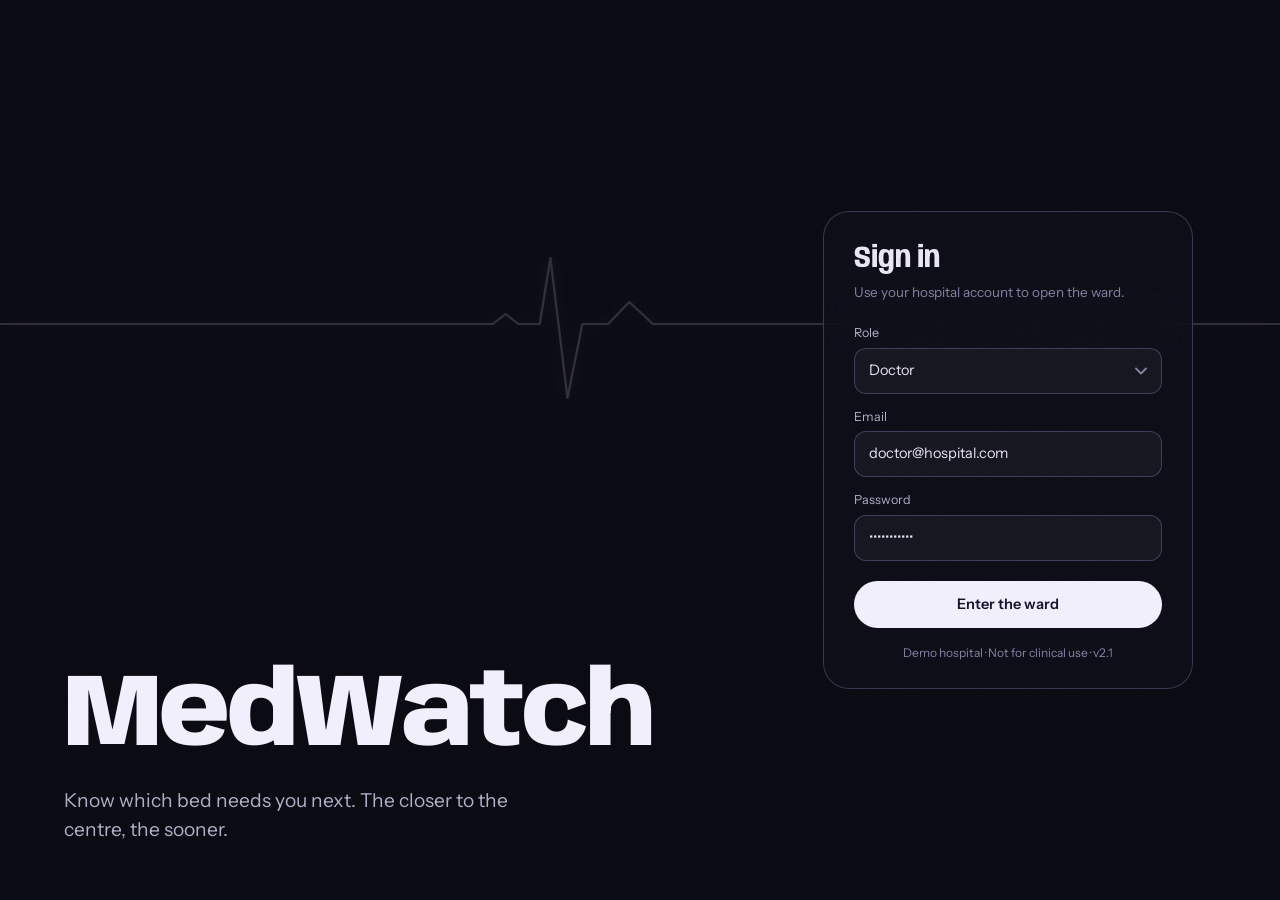
<file: index.html>
<!DOCTYPE html>
<html lang="en">
<head>
<meta charset="UTF-8">
<meta name="viewport" content="width=device-width, initial-scale=1.0">
<title>MedWatch ICU — The ward, as heat</title>
<meta name="description" content="MedWatch ICU maps every ICU patient by LSTM deterioration risk. The closer to the centre, the sooner they need you.">
<link rel="icon" href="data:image/svg+xml,%3Csvg xmlns='http://www.w3.org/2000/svg' viewBox='0 0 32 32'%3E%3Crect width='32' height='32' rx='16' fill='%2307070f'/%3E%3Ccircle cx='16' cy='16' r='10' fill='none' stroke='%23f2effc' stroke-width='2' stroke-dasharray='48 15'/%3E%3Ccircle cx='16' cy='16' r='3.2' fill='%23ff4438'/%3E%3C/svg%3E">
<link rel="stylesheet" href="styles.css">
<script src="vendor/chart.umd.js"></script>
</head>
<body>
<div class="grain" aria-hidden="true"></div>

<svg width="0" height="0" style="position:absolute" aria-hidden="true" focusable="false"><defs>
  <symbol id="i-play" viewBox="0 0 24 24"><path d="M7 4.5v15l13-7.5z"/></symbol>
  <symbol id="i-pause" viewBox="0 0 24 24"><rect x="6" y="4.5" width="4.2" height="15" rx="1"/><rect x="13.8" y="4.5" width="4.2" height="15" rx="1"/></symbol>
  <symbol id="i-search" viewBox="0 0 24 24"><circle cx="11" cy="11" r="7"/><path d="M20 20l-3.5-3.5"/></symbol>
  <symbol id="i-close" viewBox="0 0 24 24"><path d="M6 6l12 12M18 6L6 18"/></symbol>
  <symbol id="i-refresh" viewBox="0 0 24 24"><path d="M20 11a8 8 0 0 0-14.5-4.2L3 9"/><path d="M3 4v5h5"/><path d="M4 13a8 8 0 0 0 14.5 4.2L21 15"/><path d="M21 20v-5h-5"/></symbol>
  <symbol id="i-logout" viewBox="0 0 24 24"><path d="M9 21H5a2 2 0 0 1-2-2V5a2 2 0 0 1 2-2h4"/><path d="M16 17l5-5-5-5M21 12H9"/></symbol>
  <symbol id="i-chevron" viewBox="0 0 24 24"><path d="M6 9l6 6 6-6"/></symbol>
  <symbol id="i-check" viewBox="0 0 24 24"><path d="M5 12.5l4.5 4.5L19 7"/></symbol>
</defs></svg>

<!-- ============ BOOT / LOGIN ============ -->
<div id="page-login" class="boot">
  <canvas id="boot-field" aria-hidden="true"></canvas>
  <svg class="boot-line" viewBox="0 0 1200 180" preserveAspectRatio="none" aria-hidden="true">
    <path pathLength="1" d="M0 90 H440 L462 90 L474 80 L486 90 L506 90 L516 24 L532 164 L546 90 L570 90 L590 68 L612 90 H1200"/>
  </svg>
  <div class="boot-ripple" aria-hidden="true"></div>

  <div class="boot-left">
    <h1 class="boot-word" aria-label="MedWatch"><span style="--i:0">M</span><span style="--i:1">e</span><span style="--i:2">d</span><span style="--i:3">W</span><span style="--i:4">a</span><span style="--i:5">t</span><span style="--i:6">c</span><span style="--i:7">h</span></h1>
    <p class="boot-tag">Know which bed needs you next. The closer to the centre, the sooner.</p>
  </div>

  <div class="boot-right">
    <form class="boot-form" onsubmit="login(event);return false">
      <h2>Sign in</h2>
      <p class="lead">Use your hospital account to open the ward.</p>
      <div class="field"><label for="role-select">Role</label>
        <select class="control" id="role-select"><option>Doctor</option><option>Nurse</option><option>Admin</option></select></div>
      <div class="field"><label for="login-email">Email</label>
        <input class="control" id="login-email" type="email" autocomplete="username" placeholder="doctor@hospital.com" value="doctor@hospital.com"></div>
      <div class="field"><label for="login-pass">Password</label>
        <input class="control" id="login-pass" type="password" autocomplete="current-password" placeholder="Your password" value="password123"></div>
      <button class="btn-bone" id="login-btn" type="submit">Enter the ward</button>
      <p class="boot-foot">Demo hospital · Not for clinical use · v2.1</p>
    </form>
  </div>
</div>

<!-- ============ APP ============ -->
<div id="app" class="app" hidden>
  <header class="bar">
    <div class="brand">
      <svg viewBox="0 0 34 34" aria-hidden="true"><circle cx="17" cy="17" r="13" fill="none" stroke="currentColor" stroke-width="2" stroke-dasharray="62 20" stroke-linecap="round" transform="rotate(-70 17 17)"/><circle cx="17" cy="17" r="5.2" fill="none" stroke="currentColor" stroke-width="1.5" opacity=".5"/><circle cx="17" cy="17" r="2.6" fill="#ff4438"><animate attributeName="r" values="2.6;3.6;2.6" dur="1.2s" repeatCount="indefinite"/></circle></svg>
      <span class="brand-name">MedWatch</span>
    </div>
    <nav class="nav" id="nav" aria-label="Main">
      <button class="active" data-view="ward" onclick="showView('ward')">Ward</button>
      <button data-view="patients" onclick="showView('patients')">Patients</button>
      <button data-view="alerts" onclick="showView('alerts')">Alerts</button>
      <button data-view="insights" onclick="showView('insights')">Insights</button>
      <button data-view="settings" onclick="showView('settings')">Settings</button>
      <span class="nav-dot" id="nav-dot"></span>
    </nav>
    <div class="bar-right">
      <div class="edited-chip" id="edited-chip" hidden><span class="chip-av" id="topbar-editor-avatar"></span><span id="topbar-editor-name"></span></div>
      <div class="pill" id="model-status" data-state="off" title="Model API status"><i></i><span class="pill-t" id="model-status-text">Checking model</span></div>
      <span class="clock"><span id="live-clock">--:--:--</span> IST</span>
      <button class="icon-btn" id="refresh-btn" onclick="refreshModelPredictions()" aria-label="Refresh model predictions" title="Refresh predictions"><svg class="i"><use href="#i-refresh"/></svg></button>
      <button class="icon-btn" onclick="logout()" aria-label="Log out" title="Log out"><svg class="i"><use href="#i-logout"/></svg></button>
    </div>
  </header>

  <div class="stage-area">

    <!-- WARD -->
    <section id="page-ward" class="view v-ward active">
      <div class="ward">
        <div class="stage" id="stage">
          <canvas id="radar" aria-label="Ward radar. Each dot is a patient; closer to the centre means higher LSTM risk. Use the priority list for keyboard access." role="img"></canvas>
          <div class="stage-title"><h1>Ward radar</h1><p>Each dot is a patient. Closer to the centre means higher LSTM risk. Inside the red core, distance shows rank.</p></div>
          <button class="alarm-chip" id="alarm-chip" hidden></button>
        </div>
        <div class="scrub">
          <button class="play" id="play-btn" onclick="togglePlay()" aria-label="Replay the last 24 readings"><svg class="i" id="play-icon"><use href="#i-play"/></svg></button>
          <div class="scrub-track" id="scrub-track" role="slider" tabindex="0" aria-label="Reading time" aria-valuemin="0" aria-valuemax="23" aria-valuenow="23">
            <canvas id="scrub-spark" aria-hidden="true"></canvas><div class="scrub-thumb" id="scrub-thumb"></div>
          </div>
          <div class="scrub-read"><span class="num" id="scrub-label">Now</span><small>Drag or press play to replay 24 readings</small></div>
        </div>
        <aside class="side">
          <div class="census">
            <div><span class="num t-hot" id="c-high">0</span><small>High risk</small></div>
            <div><span class="num t-amber" id="c-med">0</span><small>Medium</small></div>
            <div><span class="num t-cold" id="c-low">0</span><small>Stable</small></div>
            <div class="census-note"><span id="c-total">0</span> patients in ICU · high above 0.65, medium 0.35 to 0.65</div>
          </div>
          <div class="queue">
            <h2>Needs attention first</h2><p>Ranked by LSTM score at the selected time.</p>
            <div id="queue-list"></div>
          </div>
        </aside>
      </div>
    </section>

    <!-- PATIENTS -->
    <section id="page-patients" class="view">
      <div class="page">
        <div class="page-head"><h1>Patients</h1><p id="patients-sub"></p></div>
        <div class="toolbar">
          <label class="search"><span class="sr-only">Search patients</span><svg class="i"><use href="#i-search"/></svg><input type="text" id="patient-search" placeholder="Search by patient ID or age" oninput="filterPatients()"></label>
          <div class="chips" id="patient-filters">
            <button class="chip active" data-filter="all" onclick="setFilter('all',this)">All <span id="fc-all"></span></button>
            <button class="chip c-hot" data-filter="high" onclick="setFilter('high',this)">High risk <span id="fc-high"></span></button>
            <button class="chip c-amber" data-filter="med" onclick="setFilter('med',this)">Medium <span id="fc-med"></span></button>
            <button class="chip c-cold" data-filter="low" onclick="setFilter('low',this)">Stable <span id="fc-low"></span></button>
          </div>
          <select class="select" id="patient-sort" onchange="filterPatients()" aria-label="Sort patients">
            <option value="lstm-desc">Risk, high to low</option><option value="lstm-asc">Risk, low to high</option><option value="age-desc">Age, oldest first</option><option value="hr-desc">Heart rate, highest first</option><option value="id">Patient ID</option>
          </select>
          <div class="segmented" role="group" aria-label="View">
            <button class="active" id="view-list-btn" onclick="setPatientsView('list',this)">List</button>
            <button id="view-beds-btn" onclick="setPatientsView('beds',this)">Beds</button>
          </div>
        </div>
        <div class="plist-scroll" id="patients-list-wrap"><div>
          <div class="plist-head"><span>Patient</span><span>Age / sex</span><span>Ward · bed</span><span>HR</span><span>SpO<sub>2</sub></span><span>BP</span><span>Temp</span><span>Risk trend</span><span></span><span style="text-align:right">LSTM</span></div>
          <div id="patients-list"></div>
        </div></div>
        <div id="patients-beds" class="beds-wrap" hidden></div>
      </div>
    </section>

    <!-- ALERTS -->
    <section id="page-alerts" class="view">
      <div class="page">
        <div class="page-head"><h1>Alerts</h1><p>Patients above the warning threshold, most recently raised first. Time is how long the LSTM score has stayed above 0.35.</p></div>
        <div class="toolbar"><div class="chips">
          <button class="chip active" onclick="setAlertFilter('all',this)">All <span id="ac-all"></span></button>
          <button class="chip c-hot" onclick="setAlertFilter('critical',this)">Critical, above 0.70 <span id="ac-crit"></span></button>
          <button class="chip c-amber" onclick="setAlertFilter('warning',this)">Warning, 0.35 to 0.70 <span id="ac-warn"></span></button>
        </div></div>
        <div class="tl" id="alerts-list"></div>
      </div>
    </section>

    <!-- INSIGHTS -->
    <section id="page-insights" class="view">
      <div class="page">
        <div class="page-head"><h1>Insights</h1><p id="insights-sub"></p></div>
        <div class="kpis">
          <div class="kpi"><small>Average heart rate</small><span class="num" id="kpi-hr">0</span><span class="u">bpm, population mean</span></div>
          <div class="kpi"><small>Average SpO<sub>2</sub></small><span class="num" id="kpi-spo2">0</span><span class="u">percent, target above 95</span></div>
          <div class="kpi"><small>Average LSTM score</small><span class="num" id="kpi-lstm">0</span><span class="u">population risk index</span></div>
          <div class="kpi"><small>Average temperature</small><span class="num" id="kpi-temp">0</span><span class="u">°C, threshold 38.5</span></div>
        </div>
        <div class="perf">
          <div class="perf-head"><h2>How the model performs</h2><p id="perf-sub"></p></div>
          <div class="perf-grid">
            <div class="perf-nums">
              <div><span class="num" id="perf-auc">0</span><small>ROC-AUC</small></div>
              <div><span class="num" id="perf-acc">0</span><small>Accuracy</small></div>
              <div><span class="num" id="perf-rec">0</span><small>High-risk recall</small></div>
              <div><span class="num" id="perf-prec">0</span><small>High-risk precision</small></div>
            </div>
            <div class="chart-block"><div class="chart-box" style="height:280px"><canvas id="chart-roc"></canvas></div></div>
            <div class="chart-block"><h3>Confusion matrix</h3><p>Every held-out sequence, counted by what the model said and what really happened.</p><div class="cm" id="perf-cm"></div><p class="perf-base" id="perf-base"></p></div>
          </div>
        </div>
        <div class="charts">
          <div class="chart-block cb-7"><h3>How risk is distributed</h3><p>Patients per 0.1 band of LSTM score.</p><div class="chart-box"><canvas id="chart-risk-dist"></canvas></div></div>
          <div class="chart-block cb-5"><h3>Risk breakdown</h3><p>Share of patients in each level.</p><div class="chart-box"><canvas id="chart-pie"></canvas></div></div>
          <div class="chart-block cb-5"><h3>Risk by ward</h3><p>Average LSTM score per ward. Wider means riskier.</p><div class="chart-box"><canvas id="chart-wards"></canvas></div></div>
          <div class="chart-block cb-7"><h3>Average risk by age group</h3><p>Mean LSTM score for each age band.</p><div class="chart-box"><canvas id="chart-age"></canvas></div></div>
          <div class="chart-block cb-4"><h3>Gender split</h3><p>Male and female patients.</p><div class="chart-box"><canvas id="chart-gender"></canvas></div></div>
        </div>
      </div>
    </section>

    <!-- SETTINGS -->
    <section id="page-settings" class="view">
      <div class="page">
        <div class="page-head"><h1>Settings</h1><p>Configure MedWatch preferences.</p></div>
        <div class="set">
          <div>
            <div class="set-sec"><h3>Profile</h3><p>Manage your account details.</p>
              <div class="set-row"><div class="set-label">Full name</div><input class="set-input" value="Dr. D. Sharma" id="prof-name" aria-label="Full name"></div>
              <div class="set-row"><div class="set-label">Email address</div><input class="set-input" value="doctor@hospital.com" aria-label="Email address"></div>
              <div class="set-row"><div class="set-label">Role</div><select class="select" id="prof-role" aria-label="Role"><option selected>Doctor</option><option>Nurse</option><option>Admin</option><option>Resident</option></select></div>
              <div class="set-row"><div class="set-label">Department</div><select class="select" aria-label="Department"><option selected>ICU Ward 3</option><option>ICU Ward 1</option><option>ICU Ward 2</option><option>PICU</option></select></div>
              <button class="btn-bone sm" onclick="saveProfile()">Save changes</button>
            </div>
            <div class="set-sec"><h3>Alert thresholds</h3><p>Choose when the system raises critical and warning alerts.</p>
              <div class="set-row"><div><div class="set-label">Critical LSTM threshold</div><div class="set-hint">Above this raises a critical alert</div></div><input class="set-input" value="0.70" style="width:100px" aria-label="Critical LSTM threshold"></div>
              <div class="set-row"><div><div class="set-label">Warning LSTM threshold</div><div class="set-hint">Above this raises a warning</div></div><input class="set-input" value="0.35" style="width:100px" aria-label="Warning LSTM threshold"></div>
              <div class="set-row"><div><div class="set-label">SpO<sub>2</sub> critical below</div><div class="set-hint">Raises an immediate alert</div></div><input class="set-input" value="88%" style="width:100px" aria-label="SpO2 critical threshold"></div>
              <div class="set-row"><div><div class="set-label">Audio alerts</div><div class="set-hint">Play a sound on critical events</div></div><button class="switch on" role="switch" aria-checked="true" aria-label="Audio alerts" onclick="sw(this)"></button></div>
              <div class="set-row"><div><div class="set-label">SMS notifications</div><div class="set-hint">Text the on-call doctor</div></div><button class="switch" role="switch" aria-checked="false" aria-label="SMS notifications" onclick="sw(this)"></button></div>
              <button class="btn-bone sm" onclick="showToast('Alert configuration saved')">Save thresholds</button>
            </div>
          </div>
          <div>
            <div class="set-sec"><h3>Edited by</h3><p>Choose who is credited for edits to patient records and configuration.</p>
              <div class="set-row"><div><div class="set-label">Assigned editor</div><div class="set-hint">All changes are attributed to this person</div></div>
                <div class="dd">
                  <button class="dd-btn" id="editor-dropdown-trigger" onclick="toggleEditorDropdown()" aria-haspopup="listbox"><span class="chip-av" id="selected-editor-avatar" style="background:#4a6fd0">DS</span><span id="selected-editor-name">Dr. D. Sharma</span><svg class="i"><use href="#i-chevron"/></svg></button>
                  <div class="dd-menu" id="editor-dropdown-menu" hidden>
                    <div class="dd-search"><input type="text" placeholder="Search staff" id="editor-search-input" oninput="filterEditorOptions()" onclick="event.stopPropagation()" aria-label="Search staff"></div>
                    <div class="dd-div"></div><div id="editor-options-list"></div>
                  </div>
                </div></div>
              <div class="set-row"><div><div class="set-label">Last edit</div><div class="set-hint">Shown in the top bar</div></div><div class="mono" style="color:var(--text-3)" id="last-edit-ts">None yet</div></div>
              <div class="edit-hist" id="edit-history-list"></div>
              <div class="set-row"><div class="set-label">Override for patient</div><input class="set-input" placeholder="e.g. P-001" id="override-patient-id" style="width:120px" aria-label="Patient ID"></div>
              <div class="set-row"><div class="set-label">Override editor</div><select class="select" id="override-editor-select" aria-label="Override editor"></select></div>
              <button class="btn-bone sm" onclick="applyOverride()">Apply override</button>
            </div>
            <div class="set-sec"><h3>Display</h3><p>Change how the ward is shown.</p>
              <div class="set-row"><div><div class="set-label">Calm mode</div><div class="set-hint">Stops the radar sweep, pulses and transitions</div></div><button class="switch" id="sw-calm" role="switch" aria-checked="false" aria-label="Calm mode" onclick="sw(this);setCalm(this.classList.contains('on'))"></button></div>
              <div class="set-row"><div><div class="set-label">Compact lists</div><div class="set-hint">Reduce row padding in the patient list</div></div><button class="switch" role="switch" aria-checked="false" aria-label="Compact lists" onclick="sw(this);document.body.classList.toggle('compact',this.classList.contains('on'))"></button></div>
              <div class="set-row"><div><div class="set-label">Show risk trends</div><div class="set-hint">Mini trend lines in the patient list</div></div><button class="switch on" role="switch" aria-checked="true" aria-label="Show risk trends" onclick="sw(this);document.body.classList.toggle('no-spark',!this.classList.contains('on'))"></button></div>
            </div>
            <div class="set-sec"><h3>System</h3><p>Hospital, data source and model.</p>
              <div class="set-row"><div class="set-label">Hospital name</div><input class="set-input" value="Demo hospital" aria-label="Hospital name"></div>
              <div class="set-row"><div class="set-label">Data refresh rate</div><select class="select" aria-label="Data refresh rate"><option>30 seconds</option><option selected>1 minute</option><option>5 minutes</option></select></div>
              <div class="set-row"><div><div class="set-label">LSTM model version</div><div class="set-hint">Current deployed model</div></div><span class="mono" style="color:var(--text-3)">v3.2.1 · 2025-01-10</span></div>
              <div class="set-row"><div><div class="set-label">Model API</div><div class="set-hint" id="sys-model-hint">https://icu-model-api.onrender.com</div></div><span class="mono" style="color:var(--text-3)" id="sys-model-status">Checking</span></div>
              <div class="set-row"><div><div class="set-label">Debug mode</div><div class="set-hint">Show raw model outputs</div></div><button class="switch" role="switch" aria-checked="false" aria-label="Debug mode" onclick="sw(this)"></button></div>
            </div>
          </div>
        </div>
      </div>
    </section>
  </div>
</div>

<!-- ============ PATIENT DOSSIER ============ -->
<div id="dossier" class="dossier" role="dialog" aria-modal="true" aria-label="Patient detail" aria-hidden="true">
  <div class="dz">
    <div class="dz-top"><button class="close" onclick="closeDossier()"><svg class="i"><use href="#i-close"/></svg>Close</button><span class="pill" style="border-color:transparent;color:var(--text-3)">Press Esc to close</span></div>
    <div class="dz-grid">
      <div class="dz-figure dz-in" style="--d:1"><svg id="body-svg" viewBox="0 0 600 590" role="img" aria-label="Body systems under stress"></svg><div class="sys-list" id="sys-list"></div></div>
      <div class="dz-main">
        <div class="dz-head dz-in" style="--d:0">
          <div><div class="pt-id" id="dz-id">P-000</div><div class="pt-meta" id="dz-meta"></div></div>
          <div class="gauge" id="dz-gauge"></div>
        </div>
        <div class="ecg-band dz-in" style="--d:2">
          <span class="ecg-lbl">ECG II and pleth, simulated from heart rate</span>
          <div class="ecg-tag"><span class="num" id="dz-hr">0</span><small>beats per minute</small></div>
          <canvas id="mon-ecg" aria-hidden="true"></canvas><canvas id="mon-pleth" aria-hidden="true"></canvas>
        </div>
        <div class="dz-vitals dz-in" id="dz-vitals" style="--d:3"></div>
        <div class="blk dz-in" style="--d:4"><h3>Risk horizon</h3><p id="risk-sub">LSTM score over the last 24 readings. Above 0.65 is high risk.</p><div class="chart-box"><canvas id="chart-lstm"></canvas></div></div>
        <div class="blk dz-in" style="--d:5"><h3>Trends</h3>
          <div class="tabs" id="trend-tabs">
            <button class="chip active" data-k="hr" onclick="showTrend('hr',this)">Heart rate</button>
            <button class="chip" data-k="spo2" onclick="showTrend('spo2',this)">SpO<sub>2</sub></button>
            <button class="chip" data-k="bp" onclick="showTrend('bp',this)">Blood pressure</button>
            <button class="chip" data-k="lab" onclick="showTrend('lab',this)">Lactate and WBC</button>
            <button class="chip" data-k="tr" onclick="showTrend('tr',this)">Temperature and breathing</button>
          </div>
          <div class="chart-box"><canvas id="chart-trend"></canvas></div></div>
        <div class="blk dz-in" style="--d:6"><h3 style="margin-bottom:12px">Lab values</h3><div class="labs" id="dz-labs"></div></div>
        <div class="blk dz-in" style="--d:7"><h3 style="margin-bottom:14px">What changed</h3><p class="note" id="dz-notes" style="margin:0"></p></div>
      </div>
    </div>
  </div>
</div>

<div class="tip" id="tip" aria-hidden="true"></div>
<div class="toast" id="toast" role="status" aria-live="polite"></div>
<script src="data/icu-data.js"></script>
<script src="app.js"></script>
</body>
</html>
</file>
<file: styles.css>
/* ==========================================================================
   MedWatch ICU — "Thermal ward"
   Ink-black interface, bone-white type, and heat as the only colour:
   cold blue = stable, amber = watch, hot red = critical.
   The hero is a radar where distance from the centre is LSTM risk.
   ========================================================================== */

@font-face{font-family:'Anybody';src:url(fonts/anybody-latin-wdth-normal.woff2) format('woff2');font-weight:100 900;font-stretch:50% 150%;font-display:swap}
@font-face{font-family:'Instrument Sans';src:url(fonts/instrument-sans-latin-wdth-normal.woff2) format('woff2');font-weight:400 700;font-stretch:75% 100%;font-display:swap}
@font-face{font-family:'JetBrains Mono';src:url(fonts/jetbrains-mono-latin-wght-normal.woff2) format('woff2');font-weight:100 800;font-display:swap}

:root{
  --void:#07070f; --ink:#0d0d1b; --ink-2:#151529; --ink-3:#1d1d38;
  --line:rgba(188,186,255,.12); --line-2:rgba(188,186,255,.24);
  --bone:#f2effc; --text:#e8e5f4; --text-2:#b1afc8; --text-3:#8381a1;
  --cold:#5aa2ff; --amber:#ffb347; --hot:#ff4438; --white-hot:#ffd9c7;
  --cold-bg:rgba(90,162,255,.12); --amber-bg:rgba(255,179,71,.12); --hot-bg:rgba(255,68,56,.14);
  --display:'Anybody','Arial Narrow',system-ui,sans-serif;
  --sans:'Instrument Sans','Segoe UI',system-ui,-apple-system,sans-serif;
  --mono:'JetBrains Mono',ui-monospace,Consolas,monospace;
  --bar-h:68px;
  --ease:cubic-bezier(.7,0,.2,1);
}
*,*::before,*::after{box-sizing:border-box;margin:0;padding:0}
html{color-scheme:dark;-webkit-text-size-adjust:100%}
body{font:400 14.5px/1.5 var(--sans);background:var(--void);color:var(--text);min-height:100vh;overflow-x:hidden;-webkit-font-smoothing:antialiased}
button{font:inherit;color:inherit;cursor:pointer;background:none;border:0}
input,select{font:inherit;color:inherit}
[hidden]{display:none !important}
:focus-visible{outline:2px solid var(--bone);outline-offset:3px;border-radius:6px}
.sr-only{position:absolute;width:1px;height:1px;overflow:hidden;clip:rect(0 0 0 0);white-space:nowrap}
.i{width:18px;height:18px;fill:none;stroke:currentColor;stroke-width:1.7;stroke-linecap:round;stroke-linejoin:round;flex-shrink:0}
sub{font-size:.7em;line-height:0;vertical-align:-.15em}
.num{font-family:var(--display);font-weight:700;font-stretch:72%;letter-spacing:-.01em;font-variant-numeric:tabular-nums;line-height:.9}
.mono{font:500 12.5px var(--mono);font-variant-numeric:tabular-nums}
.t-cold{color:var(--cold)} .t-amber{color:var(--amber)} .t-hot{color:var(--hot)}
.grain{position:fixed;inset:0;z-index:200;pointer-events:none;opacity:.035;mix-blend-mode:screen;
  background-image:url("data:image/svg+xml,%3Csvg xmlns='http://www.w3.org/2000/svg' width='160' height='160'%3E%3Cfilter id='n'%3E%3CfeTurbulence type='fractalNoise' baseFrequency='.9' numOctaves='2' stitchTiles='stitch'/%3E%3CfeColorMatrix values='0 0 0 0 1 0 0 0 0 1 0 0 0 0 1 0 0 0 .9 0'/%3E%3C/filter%3E%3Crect width='160' height='160' filter='url(%23n)'/%3E%3C/svg%3E")}

/* ======================= BOOT / LOGIN ======================= */
.boot{position:fixed;inset:0;z-index:100;background:var(--void);overflow:hidden;display:grid;grid-template-columns:minmax(0,1.15fr) minmax(360px,.85fr)}
#boot-field{position:absolute;inset:0;width:100%;height:100%}
.boot-line{position:absolute;left:0;right:0;top:36%;width:100%;height:180px;transform:translateY(-50%);pointer-events:none;overflow:visible}
.boot-line path{fill:none;stroke:var(--bone);stroke-width:2.2;stroke-linejoin:round;stroke-linecap:round;stroke-dasharray:1;stroke-dashoffset:1;filter:drop-shadow(0 0 8px rgba(242,239,252,.55));animation:draw 2.1s .15s var(--ease) forwards, fade-line 1.4s 2.3s ease forwards}
@keyframes draw{to{stroke-dashoffset:0}}
@keyframes fade-line{to{opacity:.16}}
.boot-ripple{position:absolute;left:43%;top:36%;width:0;height:0;transform:translate(-50%,-50%);border-radius:50%;border:1.5px solid var(--bone);opacity:0;animation:ripple 2.4s 1.15s cubic-bezier(.1,.6,.3,1) forwards}
@keyframes ripple{0%{opacity:.8;width:14px;height:14px}100%{opacity:0;width:2600px;height:2600px}}
.boot-left{position:relative;z-index:2;display:flex;flex-direction:column;justify-content:flex-end;padding:56px clamp(28px,5vw,72px)}
.boot-word{font:800 clamp(52px,8vw,140px)/.82 var(--display);letter-spacing:-.035em;color:var(--bone);display:flex}
.boot-word span{display:inline-block;opacity:0;transform:translateY(.25em);font-stretch:50%;animation:letter 1.1s var(--ease) forwards;animation-delay:calc(1.55s + var(--i) * 65ms)}
@keyframes letter{from{opacity:0;transform:translateY(.25em);font-stretch:50%}to{opacity:1;transform:none;font-stretch:100%}}
.boot-tag{margin-top:26px;max-width:36ch;font-size:clamp(16px,1.5vw,20px);color:var(--text-2);opacity:0;animation:rise .9s 2.45s var(--ease) forwards}
.boot-right{position:relative;z-index:2;display:grid;place-items:center;padding:32px}
.boot-form{width:100%;max-width:370px;padding:32px 30px 26px;border-radius:26px;background:rgba(13,13,27,.62);backdrop-filter:blur(18px);-webkit-backdrop-filter:blur(18px);border:1px solid var(--line-2);opacity:0;transform:translateY(24px);animation:rise 1s 2.7s var(--ease) forwards}
@keyframes rise{to{opacity:1;transform:none}}
.boot-form h2{font:700 30px/1 var(--display);font-stretch:85%;letter-spacing:-.01em}
.boot-form .lead{color:var(--text-3);margin:8px 0 22px;font-size:13.5px}
.field{margin-bottom:14px}
.field label{display:block;font-size:12.5px;color:var(--text-2);margin-bottom:5px}
.control{width:100%;padding:11px 14px;background:rgba(255,255,255,.04);border:1px solid var(--line-2);border-radius:12px;color:var(--text);outline:none;transition:border-color .2s,background .2s}
.control:focus{border-color:var(--bone);background:rgba(255,255,255,.07)}
select.control{appearance:none;background-image:url("data:image/svg+xml,%3Csvg xmlns='http://www.w3.org/2000/svg' width='12' height='8' fill='none' stroke='%238381a1' stroke-width='1.8' stroke-linecap='round' stroke-linejoin='round'%3E%3Cpath d='M1 1.5l5 5 5-5'/%3E%3C/svg%3E");background-repeat:no-repeat;background-position:right 14px center;padding-right:38px}
select.control option{background:#151529}
.btn-bone{width:100%;padding:13px 18px;border-radius:99px;background:var(--bone);color:#12112a;font-weight:600;margin-top:6px;transition:transform .2s,box-shadow .2s}
.btn-bone:hover{transform:translateY(-1px);box-shadow:0 10px 30px rgba(242,239,252,.18)}
.boot-foot{text-align:center;font-size:12px;color:var(--text-3);margin-top:16px}
.boot.leaving{pointer-events:none}

/* ======================= APP SHELL ======================= */
.app{position:fixed;inset:0;z-index:90;display:flex;flex-direction:column;background:var(--void);clip-path:circle(150vmax at var(--ox,50%) var(--oy,50%))}
.app.entering{animation:enter 1.15s var(--ease) both}
@keyframes enter{from{clip-path:circle(0 at var(--ox,50%) var(--oy,50%))}to{clip-path:circle(150vmax at var(--ox,50%) var(--oy,50%))}}
.bar{position:relative;z-index:20;height:var(--bar-h);flex-shrink:0;display:grid;grid-template-columns:1fr auto 1fr;align-items:center;gap:16px;padding:0 28px;border-bottom:1px solid var(--line);background:linear-gradient(var(--void),rgba(7,7,15,.86))}
.brand{display:flex;align-items:center;gap:12px}
.brand svg{width:34px;height:34px;color:var(--bone);overflow:visible}
.brand-name{font:800 22px/1 var(--display);font-stretch:80%;letter-spacing:-.01em}
.nav{position:relative;display:flex;gap:4px}
.nav button{position:relative;padding:10px 16px;border-radius:99px;color:var(--text-3);font-weight:500;transition:color .2s}
.nav button:hover{color:var(--text)}
.nav button.active{color:var(--bone)}
.nav-dot{position:absolute;bottom:-1px;left:0;width:6px;height:6px;margin-left:-3px;border-radius:50%;background:var(--bone);box-shadow:0 0 12px 2px rgba(242,239,252,.7);transition:transform .45s var(--ease)}
.bar-right{display:flex;align-items:center;justify-content:flex-end;gap:10px}
.pill{display:inline-flex;align-items:center;gap:8px;padding:6px 12px;border-radius:99px;border:1px solid var(--line-2);font-size:12.5px;color:var(--text-2);white-space:nowrap}
.pill i{width:7px;height:7px;border-radius:50%;background:var(--text-3)}
.pill[data-state="live"] i{background:var(--cold);box-shadow:0 0 0 3px var(--cold-bg),0 0 10px var(--cold)}
.pill[data-state="fallback"] i{background:var(--amber);box-shadow:0 0 0 3px var(--amber-bg)}
.pill[data-state="off"] i{background:var(--hot);box-shadow:0 0 0 3px var(--hot-bg)}
.clock{font:500 12.5px var(--mono);color:var(--text-2);font-variant-numeric:tabular-nums}
.icon-btn{width:38px;height:38px;border-radius:50%;border:1px solid var(--line-2);display:grid;place-items:center;color:var(--text-2);transition:color .2s,background .2s,transform .5s var(--ease)}
.icon-btn:hover{color:var(--bone);background:rgba(255,255,255,.06)}
.icon-btn.spin .i{animation:spin .8s var(--ease)}
@keyframes spin{to{transform:rotate(360deg)}}
.edited-chip{display:flex;align-items:center;gap:8px;font-size:12.5px;color:var(--text-3)}
.chip-av{width:24px;height:24px;border-radius:50%;display:grid;place-items:center;font-size:9.5px;font-weight:700;color:#fff;flex-shrink:0}
.chip-av.lg{width:30px;height:30px;font-size:11px}
.stage-area{position:relative;flex:1;min-height:0;overflow:hidden}
.view{display:none;height:100%;overflow-y:auto}
.view.active{display:block}
.view.v-ward.active{display:block;overflow:hidden}
.page{max-width:1280px;margin:0 auto;padding:40px 32px 80px}
.page-head{margin-bottom:28px}
.page-head h1{font:800 clamp(40px,5.4vw,72px)/.92 var(--display);font-stretch:88%;letter-spacing:-.03em}
.page-head p{margin-top:12px;color:var(--text-2);max-width:60ch}

/* ======================= WARD (radar) ======================= */
.ward{height:100%;display:grid;grid-template-columns:minmax(0,1fr) 392px;grid-template-rows:minmax(0,1fr) auto}
.stage{position:relative;grid-row:1;grid-column:1;min-height:0;min-width:0;background:radial-gradient(circle at 50% 52%,rgba(255,68,56,.10),transparent 46%),radial-gradient(circle at 50% 52%,rgba(90,162,255,.06),transparent 72%)}
#radar{position:absolute;inset:0;width:100%;height:100%;cursor:crosshair}
#radar.hit{cursor:pointer}
.stage-title{position:absolute;left:28px;top:22px;pointer-events:none;max-width:340px}
.stage-title h1{font:800 34px/.95 var(--display);font-stretch:85%;letter-spacing:-.02em}
.stage-title p{margin-top:8px;color:var(--text-3);font-size:13px}
.alarm-chip{position:absolute;left:28px;bottom:20px;display:flex;align-items:center;gap:12px;padding:10px 18px 10px 14px;border-radius:99px;border:1px solid rgba(255,68,56,.5);background:rgba(255,68,56,.12);backdrop-filter:blur(8px);-webkit-backdrop-filter:blur(8px);text-align:left;transition:background .2s}
.alarm-chip:hover{background:rgba(255,68,56,.22)}
.alarm-chip i{width:9px;height:9px;border-radius:50%;background:var(--hot);box-shadow:0 0 0 0 rgba(255,68,56,.7);animation:beacon 1.5s infinite}
@keyframes beacon{70%{box-shadow:0 0 0 12px rgba(255,68,56,0)}100%{box-shadow:0 0 0 0 rgba(255,68,56,0)}}
.alarm-chip b{font-weight:600}.alarm-chip span{color:var(--text-2);font-size:13px}
.side{grid-row:1 / span 2;grid-column:2;display:flex;flex-direction:column;min-height:0;border-left:1px solid var(--line);background:linear-gradient(90deg,rgba(13,13,27,.7),rgba(13,13,27,.3))}
.census{display:grid;grid-template-columns:repeat(3,1fr);padding:26px 26px 22px;gap:8px;border-bottom:1px solid var(--line)}
.census .num{display:block;font-size:68px}
.census small{display:block;margin-top:8px;font-size:12.5px;color:var(--text-2)}
.census-note{grid-column:1 / -1;margin-top:10px;font-size:12.5px;color:var(--text-3)}
.queue{flex:1;min-height:0;overflow-y:auto;padding:22px 26px 28px}
.queue h2{font:700 17px var(--sans);margin-bottom:4px}
.queue>p{color:var(--text-3);font-size:12.5px;margin-bottom:12px}
.q-item{position:relative;display:grid;grid-template-columns:22px minmax(0,1fr) auto;gap:2px 12px;align-items:baseline;width:100%;padding:12px 0 14px;border-bottom:1px solid var(--line);text-align:left;transition:padding .25s var(--ease)}
.q-item:hover,.q-item.hl{padding-left:10px}
.q-item .rk{font:500 12px var(--mono);color:var(--text-3)}
.q-item .id{font:600 14.5px var(--mono);color:var(--bone)}
.q-item .meta{font-size:12.5px;color:var(--text-3);margin-left:10px}
.q-item .num{font-size:30px}
.q-bar{grid-column:2 / -1;height:3px;border-radius:2px;background:rgba(255,255,255,.07);overflow:hidden;margin-top:6px}
.q-bar i{display:block;height:100%;border-radius:2px;transition:width .5s var(--ease),background .3s}
.scrub{grid-row:2;grid-column:1;display:grid;grid-template-columns:auto minmax(0,1fr) auto;gap:18px;align-items:center;padding:14px 28px 20px;border-top:1px solid var(--line)}
.play{width:46px;height:46px;border-radius:50%;background:var(--bone);color:#12112a;display:grid;place-items:center;transition:transform .2s}
.play:hover{transform:scale(1.07)}
.play .i{width:18px;height:18px;fill:currentColor;stroke:none}
.scrub-track{position:relative;height:54px;cursor:ew-resize;touch-action:none;outline-offset:2px}
.scrub-track canvas{position:absolute;inset:0;width:100%;height:100%}
.scrub-thumb{position:absolute;top:-2px;bottom:-2px;width:2px;margin-left:-1px;background:var(--bone);box-shadow:0 0 14px rgba(242,239,252,.8);pointer-events:none}
.scrub-thumb::after{content:"";position:absolute;left:50%;top:-5px;width:11px;height:11px;margin-left:-5.5px;border-radius:50%;background:var(--bone)}
.scrub-read{min-width:150px;text-align:right}
.scrub-read .num{font-size:32px;display:block}
.scrub-read small{color:var(--text-3);font-size:12.5px}
.tip{position:fixed;z-index:300;pointer-events:none;padding:12px 16px;border-radius:14px;background:rgba(21,21,41,.92);border:1px solid var(--line-2);backdrop-filter:blur(10px);-webkit-backdrop-filter:blur(10px);min-width:170px;opacity:0;transform:translateY(4px);transition:opacity .12s,transform .12s}
.tip.on{opacity:1;transform:none}
.tip .id{font:600 13px var(--mono);color:var(--bone)}
.tip .num{font-size:40px;display:block;margin:6px 0 4px}
.tip small{color:var(--text-2);font-size:12.5px;display:block}

/* ======================= Shared list bits ======================= */
.toolbar{display:flex;gap:10px;align-items:center;flex-wrap:wrap;margin-bottom:22px}
.search{position:relative;flex:1;min-width:220px;max-width:360px}
.search .i{position:absolute;left:14px;top:50%;transform:translateY(-50%);color:var(--text-3);width:16px;height:16px;pointer-events:none}
.search input{width:100%;padding:10px 14px 10px 40px;border-radius:99px;border:1px solid var(--line-2);background:rgba(255,255,255,.04);outline:none}
.search input:focus{border-color:var(--bone)}
.chips{display:flex;gap:6px;flex-wrap:wrap}
.chip{padding:7px 14px;border-radius:99px;border:1px solid var(--line-2);color:var(--text-2);font-weight:500;font-size:13.5px;transition:all .2s}
.chip:hover{color:var(--bone);border-color:var(--text-3)}
.chip.active{background:var(--bone);color:#12112a;border-color:var(--bone)}
.chip.c-hot.active{background:var(--hot);border-color:var(--hot);color:#fff}
.chip.c-amber.active{background:var(--amber);border-color:var(--amber);color:#1e1300}
.chip.c-cold.active{background:var(--cold);border-color:var(--cold);color:#031226}
.select{padding:8px 34px 8px 14px;border-radius:99px;border:1px solid var(--line-2);background-color:transparent;color:var(--text);outline:none;appearance:none;cursor:pointer;background-image:url("data:image/svg+xml,%3Csvg xmlns='http://www.w3.org/2000/svg' width='12' height='8' fill='none' stroke='%238381a1' stroke-width='1.8' stroke-linecap='round' stroke-linejoin='round'%3E%3Cpath d='M1 1.5l5 5 5-5'/%3E%3C/svg%3E");background-repeat:no-repeat;background-position:right 13px center}
.select option{background:#151529}
.segmented{display:inline-flex;padding:3px;border-radius:99px;border:1px solid var(--line-2)}
.segmented button{padding:6px 14px;border-radius:99px;color:var(--text-3);font-weight:500;font-size:13.5px}
.segmented button.active{background:var(--bone);color:#12112a}

.badge{display:inline-flex;align-items:center;gap:7px;padding:3px 11px 3px 9px;border-radius:99px;font-size:12.5px;font-weight:600}
.badge i{width:6px;height:6px;border-radius:50%;background:currentColor}
.b-high{background:var(--hot-bg);color:var(--hot)} .b-med{background:var(--amber-bg);color:var(--amber)} .b-low{background:var(--cold-bg);color:var(--cold)}

/* ---- patients ledger ---- */
.plist-head,.prow{display:grid;grid-template-columns:96px 84px 92px repeat(4,72px) 118px minmax(120px,1fr) 118px;gap:14px;align-items:center}
.plist-head{padding:0 18px 10px;color:var(--text-3);font-size:12.5px;border-bottom:1px solid var(--line-2);position:sticky;top:0;background:var(--void);z-index:2}
.prow{position:relative;padding:11px 18px;border-bottom:1px solid var(--line);cursor:pointer;transition:background .2s}
.prow::before{content:"";position:absolute;left:0;top:8px;bottom:8px;width:3px;border-radius:0 3px 3px 0;background:var(--stripe,transparent);box-shadow:0 0 14px var(--stripe,transparent)}
.prow:hover{background:linear-gradient(90deg,rgba(255,255,255,.05),transparent)}
.prow.r-hot{--stripe:var(--hot)} .prow.r-amber{--stripe:var(--amber)} .prow.r-cold{--stripe:var(--cold)}
.prow .id{font:600 13.5px var(--mono);color:var(--bone)}
.prow canvas{width:100%;height:28px;display:block}
.prow .sc{display:flex;align-items:baseline;gap:10px;justify-content:flex-end}
.prow .sc .num{font-size:26px}
.f-hot{color:var(--hot);font-weight:600}.f-amber{color:var(--amber);font-weight:600}
body.compact .prow{padding-top:5px;padding-bottom:5px}
body.no-spark .prow canvas{visibility:hidden}
.empty{padding:56px 20px;text-align:center;color:var(--text-3)}
.plist-scroll{overflow-x:auto}
.plist-scroll>div{min-width:1010px}
.beds-wrap{display:grid;grid-template-columns:repeat(auto-fill,minmax(300px,1fr));gap:34px 40px}
.ward-name{font:700 22px var(--display);font-stretch:80%;margin-bottom:12px;display:flex;align-items:baseline;gap:12px}
.ward-name small{font:400 13px var(--sans);color:var(--text-3)}
.beds{display:grid;grid-template-columns:repeat(7,1fr);gap:8px}
.bed{aspect-ratio:1;border-radius:50%;display:grid;place-items:center;font:600 10.5px var(--mono);color:#fff;background:var(--c);box-shadow:0 0 calc(var(--k) * 16px) var(--c);opacity:calc(.35 + var(--k) * .65);transition:transform .2s}
.bed:hover{transform:scale(1.25);opacity:1;position:relative;z-index:2}
.bed.k-hot{--c:var(--hot)} .bed.k-amber{--c:var(--amber);color:#1e1300} .bed.k-cold{--c:var(--cold);color:#031226}

/* ---- alerts timeline ---- */
.tl{position:relative;margin-left:8px;padding-left:34px}
.tl::before{content:"";position:absolute;left:5px;top:6px;bottom:0;width:1px;background:linear-gradient(var(--line-2),transparent)}
.tl-mark{position:relative;margin:30px 0 14px;font:700 15px var(--sans);color:var(--text-2)}
.tl-mark:first-child{margin-top:0}
.tl-mark::before{content:"";position:absolute;left:-34px;top:5px;width:11px;height:11px;border-radius:50%;background:var(--void);border:2px solid var(--text-3)}
.al{position:relative;display:grid;grid-template-columns:minmax(0,1fr) 150px auto;gap:20px;align-items:center;padding:14px 20px;margin-bottom:8px;border-radius:18px;border:1px solid var(--line);background:rgba(255,255,255,.025);cursor:pointer;transition:background .2s,border-color .2s,transform .3s var(--ease)}
.al:hover{background:rgba(255,255,255,.06);border-color:var(--line-2);transform:translateX(6px)}
.al::before{content:"";position:absolute;left:-34px;top:50%;width:11px;height:11px;margin-top:-5.5px;border-radius:50%;background:var(--c);box-shadow:0 0 14px var(--c)}
.al.critical{--c:var(--hot)} .al.warning{--c:var(--amber)}
.al .t{font-weight:600;color:var(--bone)}
.al .t span{margin-left:10px;font-weight:500;font-size:12.5px;color:var(--c)}
.al .v{font:12.5px var(--mono);color:var(--text-3);margin-top:3px}
.al canvas{width:100%;height:30px}
.al .sc{text-align:right}
.al .sc .num{font-size:38px;color:var(--c);display:block}
.al .sc small{color:var(--text-3);font-size:12.5px}

/* ---- insights ---- */
.kpis{display:grid;grid-template-columns:repeat(4,minmax(0,1fr));gap:0;margin-bottom:46px;border-top:1px solid var(--line-2);border-bottom:1px solid var(--line-2)}
.kpi{padding:24px 24px 22px;border-left:1px solid var(--line)}
.kpi:first-child{border-left:0;padding-left:0}
.kpi small{color:var(--text-2);font-size:13.5px;display:block}
.kpi .num{display:block;font-size:76px;margin:12px 0 8px}
.kpi span.u{color:var(--text-3);font-size:12.5px}
.charts{display:grid;grid-template-columns:repeat(12,minmax(0,1fr));gap:44px 40px}
.chart-block h3{font:700 17px var(--sans);margin-bottom:2px}
.chart-block p{font-size:12.5px;color:var(--text-3);margin-bottom:14px}
.cb-7{grid-column:span 7}.cb-5{grid-column:span 5}.cb-4{grid-column:span 4}.cb-8{grid-column:span 8}
.chart-box{position:relative;height:250px}

/* ---- settings ---- */
.set{display:grid;grid-template-columns:minmax(0,1fr) minmax(0,1fr);gap:0 64px}
.set-sec{padding:26px 0 30px;border-top:1px solid var(--line-2)}
.set-sec h3{font:800 28px/1 var(--display);font-stretch:85%;letter-spacing:-.01em}
.set-sec>p{color:var(--text-3);font-size:13px;margin:8px 0 12px}
.set-row{display:flex;align-items:center;justify-content:space-between;gap:20px;padding:13px 0;border-bottom:1px solid var(--line)}
.set-label{font-weight:500}.set-hint{font-size:12.5px;color:var(--text-3)}
.set-input{padding:8px 14px;border-radius:99px;border:1px solid var(--line-2);background:rgba(255,255,255,.04);outline:none;width:200px;max-width:100%}
.set-input:focus{border-color:var(--bone)}
.btn-bone.sm{width:auto;padding:10px 22px;margin-top:16px}
.switch{position:relative;width:44px;height:24px;border-radius:99px;background:var(--ink-3);border:1px solid var(--line-2);flex-shrink:0;transition:background .25s}
.switch::after{content:"";position:absolute;top:3px;left:3px;width:16px;height:16px;border-radius:50%;background:var(--text-2);transition:transform .3s var(--ease),background .3s}
.switch.on{background:var(--bone)}
.switch.on::after{transform:translateX(20px);background:#12112a}
.dd{position:relative}
.dd-btn{display:flex;align-items:center;gap:8px;padding:6px 14px 6px 8px;border-radius:99px;border:1px solid var(--line-2);color:var(--text-2)}
.dd-btn .i{width:13px;height:13px;transition:transform .2s}
.dd-btn.open .i{transform:rotate(180deg)}
.dd-menu{position:absolute;top:calc(100% + 8px);right:0;min-width:270px;padding:8px 0;background:#13132a;border:1px solid var(--line-2);border-radius:18px;z-index:60;box-shadow:0 24px 50px rgba(0,0,0,.6);animation:drop .18s ease}
@keyframes drop{from{opacity:0;transform:translateY(-6px)}to{opacity:1;transform:none}}
.dd-search{padding:6px 12px}
.dd-search input{width:100%;padding:7px 12px;border-radius:99px;border:1px solid var(--line-2);background:rgba(255,255,255,.04);outline:none;font-size:13px}
.dd-label{padding:8px 16px 4px;font-size:12px;color:var(--text-3)}
.dd-div{height:1px;background:var(--line);margin:6px 0}
.dd-opt{display:flex;align-items:center;gap:10px;width:100%;padding:8px 16px;text-align:left}
.dd-opt:hover{background:rgba(255,255,255,.06)}.dd-opt.selected{background:var(--cold-bg)}
.dd-opt .who{display:block;font-weight:500;line-height:1.2}.dd-opt .role{font-size:12px;color:var(--text-3)}
.dd-opt .i{margin-left:auto;width:15px;height:15px;color:var(--cold)}
.edit-hist>div{display:flex;align-items:center;gap:10px;padding:8px 0;border-bottom:1px solid var(--line)}

/* ======================= DOSSIER ======================= */
.dossier{position:fixed;inset:0;z-index:150;background:var(--void);overflow-y:auto;visibility:hidden;clip-path:circle(0 at var(--ox,50%) var(--oy,50%));transition:clip-path .7s var(--ease),visibility 0s .7s}
.dossier.open{visibility:visible;clip-path:circle(150vmax at var(--ox,50%) var(--oy,50%));transition:clip-path .9s var(--ease),visibility 0s}
.dossier::before{content:"";position:fixed;inset:0;pointer-events:none;background:radial-gradient(ellipse 60% 50% at 18% 0%,color-mix(in srgb,var(--heat,#5aa2ff) 22%,transparent),transparent 70%),radial-gradient(ellipse 50% 40% at 100% 100%,color-mix(in srgb,var(--heat,#5aa2ff) 10%,transparent),transparent 70%)}
.dz{position:relative;max-width:1360px;margin:0 auto;padding:22px 32px 90px}
.dz-top{display:flex;justify-content:space-between;align-items:center;margin-bottom:22px}
.close{display:inline-flex;align-items:center;gap:10px;padding:8px 18px 8px 12px;border-radius:99px;border:1px solid var(--line-2);font-weight:500;transition:background .2s}
.close:hover{background:rgba(255,255,255,.07)}
.dz-grid{display:grid;grid-template-columns:minmax(400px,560px) minmax(0,1fr);gap:44px;align-items:start}
.dz-figure{position:sticky;top:12px}
.dz-figure svg{width:100%;height:auto;overflow:visible}
.dz-in{opacity:0;transform:translateY(22px);transition:opacity .7s var(--ease),transform .7s var(--ease)}
.dossier.open .dz-in{opacity:1;transform:none;transition-delay:calc(.35s + var(--d,0) * 90ms)}
.dz-head{display:flex;justify-content:space-between;align-items:flex-end;gap:24px;flex-wrap:wrap;margin-bottom:26px}
.pt-id{font:800 clamp(56px,8vw,112px)/.85 var(--display);font-stretch:80%;letter-spacing:-.035em;color:var(--bone)}
.pt-meta{margin-top:14px;color:var(--text-2);display:flex;gap:12px;align-items:center;flex-wrap:wrap}
.gauge{width:230px;flex-shrink:0}
.gauge svg{width:100%;overflow:visible}
.g-num{font:700 62px var(--display);font-stretch:72%}
.g-lbl{font:500 12px var(--sans);fill:var(--text-3)}
.ecg-band{position:relative;margin:0 -32px 28px 0;padding:18px 32px 12px 24px;border-block:1px solid var(--line);background:linear-gradient(rgba(255,255,255,.025),transparent);overflow:hidden;
  background-image:linear-gradient(rgba(188,186,255,.07) 1px,transparent 1px),linear-gradient(90deg,rgba(188,186,255,.07) 1px,transparent 1px);background-size:44px 44px}
.ecg-band canvas{display:block;width:100%}
#mon-ecg{height:150px}#mon-pleth{height:58px;margin-top:4px}
.ecg-tag{position:absolute;right:0;top:12px;text-align:right;padding:4px 32px 6px 56px;background:linear-gradient(90deg,transparent,#07070f 38%)}
.ecg-tag .num{font-size:70px;display:block}
.ecg-tag small{color:var(--text-2);font-size:12.5px}
.ecg-lbl{position:absolute;left:24px;top:14px;font:500 11.5px var(--mono);color:var(--text-3)}
.dz-vitals{display:grid;grid-template-columns:repeat(5,minmax(0,1fr));gap:0;margin-bottom:38px;border-bottom:1px solid var(--line-2)}
.vt{padding:4px 18px 18px;border-left:1px solid var(--line)}
.vt:first-child{border-left:0;padding-left:0}
.vt small{display:block;color:var(--text-2);font-size:13px}
.vt .num{display:block;font-size:54px;margin:10px 0 2px;color:var(--bone)}
.vt .u{font-size:12px;color:var(--text-3)}
.vt .st{display:block;font-size:12.5px;font-weight:600;margin-top:6px;color:var(--text-3)}
.vt.watch .num,.vt.watch .st{color:var(--amber)} .vt.abn .num,.vt.abn .st{color:var(--hot)}
.vt canvas{display:block;width:100%;height:24px;margin-top:8px}
.blk{margin-bottom:42px}
.blk h3{font:700 17px var(--sans)}.blk>p{font-size:12.5px;color:var(--text-3);margin-bottom:14px}
.blk .chart-box{height:230px}
.tabs{display:flex;gap:6px;flex-wrap:wrap;margin:10px 0 16px}
.labs{display:grid;grid-template-columns:repeat(5,minmax(0,1fr));gap:0}
.lab{padding:14px 14px 14px 0;border-top:1px solid var(--line)}
.lab small{display:block;font-size:12.5px;color:var(--text-3)}
.lab small em{font-style:normal;opacity:.75;font-size:11.5px}
.lab b{font:600 22px var(--mono);color:var(--bone)}
.lab.abn b{color:var(--amber)}
.lab.abn{border-top-color:var(--amber)}
.note{font:500 clamp(18px,2vw,23px)/1.5 var(--sans);color:var(--text);max-width:52ch;padding-left:22px;border-left:2px solid var(--heat,var(--cold))}

/* body figure */
.body-line{fill:none;stroke:rgba(242,239,252,.5);stroke-width:1.4;stroke-linejoin:round;stroke-dasharray:1;stroke-dashoffset:1}
.dossier.open .body-line{animation:draw 2.4s .5s var(--ease) forwards}
.organ{fill:var(--c);fill-opacity:.2;stroke:var(--c);stroke-width:1.5;stroke-linejoin:round;opacity:0;transform-box:fill-box;transform-origin:center}
.dossier.open .organ{animation:organ-in .9s calc(1s + var(--o) * 120ms) var(--ease) forwards,glow calc(1.1s + var(--sev) * 1s) calc(2.2s + var(--o) * 120ms) ease-in-out infinite alternate}
@keyframes organ-in{from{opacity:0;transform:scale(.6)}to{opacity:1;transform:scale(1)}}
@keyframes glow{from{filter:drop-shadow(0 0 2px var(--c))}to{filter:drop-shadow(0 0 calc(4px + var(--sev) * 16px) var(--c))}}
.heart{animation-name:organ-in,beat !important;animation-duration:.9s,var(--beat,.8s) !important;animation-delay:1.3s,2.3s !important;animation-iteration-count:1,infinite !important;animation-timing-function:var(--ease),ease-in-out !important;animation-direction:normal,normal !important}
@keyframes beat{0%,100%{transform:scale(1);filter:drop-shadow(0 0 4px var(--c))}12%{transform:scale(1.14);filter:drop-shadow(0 0 14px var(--c))}28%{transform:scale(1)}}
.lung{animation-name:organ-in,breathe !important;animation-duration:.9s,var(--breath,3.6s) !important;animation-delay:1.1s,2.1s !important;animation-iteration-count:1,infinite !important;animation-timing-function:var(--ease),ease-in-out !important}
@keyframes breathe{0%,100%{transform:scale(1)}50%{transform:scale(1.07,1.04)}}
.vessel{fill:none;stroke:var(--c);stroke-width:1.6;stroke-linecap:round;stroke-dasharray:5 9;opacity:.8;animation:flow var(--flow,1.4s) linear infinite}
@keyframes flow{to{stroke-dashoffset:-28}}
.call-line{fill:none;stroke:rgba(242,239,252,.35);stroke-width:1;stroke-dasharray:1;stroke-dashoffset:1}
.dossier.open .call-line{animation:draw 1s calc(2s + var(--o) * 120ms) var(--ease) forwards}
.call-t{opacity:0}
.dossier.open .call-t{animation:rise 1s calc(2.3s + var(--o) * 120ms) var(--ease) forwards}
.call-n{font:600 13.5px var(--sans);fill:var(--bone)}
.call-s{font:600 12px var(--sans)}
.call-v{font:500 11.5px var(--mono);fill:var(--text-2)}
.heat-halo{fill:none;stroke:var(--c);stroke-width:1;opacity:.35;stroke-dasharray:2 6}

/* toast */
.toast{position:fixed;left:50%;bottom:28px;transform:translate(-50%,16px);max-width:calc(100vw - 40px);padding:11px 20px;border-radius:99px;background:var(--bone);color:#12112a;font-weight:600;font-size:13.5px;z-index:400;opacity:0;transition:opacity .3s,transform .4s var(--ease);pointer-events:none}
.toast.show{opacity:1;transform:translate(-50%,0)}
*{scrollbar-width:thin;scrollbar-color:var(--line-2) transparent}
::-webkit-scrollbar{width:8px;height:8px}::-webkit-scrollbar-thumb{background:var(--line-2);border-radius:4px}

/* ======================= RESPONSIVE ======================= */
@media (max-width:1180px){
  .ward{grid-template-columns:minmax(0,1fr) 330px}
  .dz-grid{grid-template-columns:minmax(0,1fr)}
  .dz-figure{position:relative;top:0;max-width:560px;margin:0 auto}
  .ecg-band{margin:0 -32px 28px;padding-left:32px}
  .ecg-lbl{left:32px}
  .dz-vitals{grid-template-columns:repeat(3,minmax(0,1fr))}
  .vt:nth-child(4){border-left:0;padding-left:0}
  .labs{grid-template-columns:repeat(4,minmax(0,1fr))}
  .set{grid-template-columns:minmax(0,1fr)}
}
@media (max-width:900px){
  :root{--bar-h:60px}
  .bar{grid-template-columns:auto 1fr;padding:0 14px;gap:8px}
  .brand-name,.clock,.pill .pill-t,.edited-chip{display:none}
  .stage-area{padding-bottom:58px}
  .nav{position:fixed;left:0;right:0;bottom:0;z-index:120;justify-content:space-around;padding:6px 6px calc(6px + env(safe-area-inset-bottom));background:rgba(7,7,15,.94);backdrop-filter:blur(14px);-webkit-backdrop-filter:blur(14px);border-top:1px solid var(--line-2)}
  .nav button{padding:9px 9px;font-size:13px}
  .nav-dot{bottom:auto;top:-3px}
  .toast{bottom:78px}
  #radar{top:64px;height:calc(100% - 122px)}
  .stage{height:calc(min(100vw,560px) + 122px)}
  .alarm-chip{bottom:8px;left:14px}
  .dz-figure .sys-list{display:grid}
  .dz-figure{overflow:hidden}
  .dz-figure svg{width:150%;margin-left:-25%}
  .call-line,.call-t{display:none}
  .ward{grid-template-columns:minmax(0,1fr);grid-template-rows:auto auto auto;height:auto;min-height:100%}
  .view.v-ward.active{overflow-y:auto}
  .scrub{grid-row:2;padding:12px 16px 16px;grid-template-columns:auto minmax(0,1fr)}
  .scrub-read{grid-column:1 / -1;text-align:left;display:flex;gap:12px;align-items:baseline}
  .side{grid-row:3;grid-column:1;border-left:0;border-top:1px solid var(--line)}
  .stage-title{left:16px;top:14px}.stage-title h1{font-size:26px}.alarm-chip{left:14px;bottom:12px}
  .page{padding:28px 16px 70px}
  .kpis{grid-template-columns:repeat(2,minmax(0,1fr))}
  .kpi:nth-child(3){border-left:0;padding-left:0}
  .kpi{border-top:1px solid var(--line)}
  .kpi .num{font-size:60px}
  .charts{grid-template-columns:minmax(0,1fr)}
  .cb-7,.cb-5,.cb-4,.cb-8{grid-column:auto}
  .dz{padding:16px 16px 70px}
  .ecg-band{margin:0 -16px 24px;padding:16px}
  .ecg-tag{right:16px}.ecg-tag .num{font-size:48px}.ecg-lbl{left:16px}
  .al{grid-template-columns:minmax(0,1fr) auto}.al canvas{display:none}
  .boot{grid-template-columns:minmax(0,1fr);grid-template-rows:1fr auto}
  .boot-left{padding:30px 24px 10px;justify-content:flex-end}
  .boot-line{top:24%}.boot-ripple{top:24%}
  .boot-right{padding:10px 18px 30px}
}
@media (max-width:560px){
  .dz-vitals{grid-template-columns:repeat(2,minmax(0,1fr))}
  .vt{border-left:0;padding-left:0;border-top:1px solid var(--line)}
  .vt:nth-child(even){border-left:1px solid var(--line);padding-left:16px}
  .labs{grid-template-columns:repeat(2,minmax(0,1fr))}
  .census .num{font-size:52px}
  .set-row{flex-wrap:wrap}
  .toolbar .search{max-width:none}
}
body.calm *,body.calm *::before,body.calm *::after{animation-duration:.01ms !important;animation-delay:0s !important;transition-duration:.01ms !important}
@media (prefers-reduced-motion:reduce){
  *,*::before,*::after{animation-duration:.01ms !important;animation-delay:0s !important;animation-iteration-count:1 !important;transition-duration:.01ms !important}
}

/* ---- additions ---- */
.hbar{height:4px;border-radius:2px;background:rgba(255,255,255,.07);overflow:hidden}
.hbar i{display:block;height:100%;border-radius:2px}
.g-fill{stroke-dasharray:1;stroke-linecap:butt}
.g-fill.anim{stroke-dashoffset:1}
.dossier.open .g-fill.anim{animation:draw 1.4s 1.1s var(--ease) forwards}
.g-knob{opacity:0}.g-knob.static{opacity:1}
.dossier.open .g-knob{opacity:1;transition:opacity .6s 2.3s}
.g-num{font-size:54px}

.sys-list{display:none;grid-template-columns:repeat(2,minmax(0,1fr));gap:14px 18px;margin-top:18px}
.sys{display:flex;gap:10px;align-items:flex-start}
.sys i{width:9px;height:9px;border-radius:50%;margin-top:6px;flex-shrink:0;background:var(--c);box-shadow:0 0 10px var(--c)}
.sys b{display:block;font-weight:600;color:var(--bone);font-size:13.5px}
.sys span{font-size:12.5px;font-weight:600}
.sys small{display:block;font:500 11.5px var(--mono);color:var(--text-2);margin-top:2px}

/* ---- model performance + data provenance ---- */
.b-test{background:transparent;color:var(--text-2);border:1px solid var(--line-2)}
.perf{margin-bottom:56px}
.perf-head h2{font:800 clamp(28px,3.4vw,44px)/1 var(--display);font-stretch:85%;letter-spacing:-.02em}
.perf-head p{margin:10px 0 24px;color:var(--text-2);max-width:70ch}
.perf-grid{display:grid;grid-template-columns:minmax(0,1.1fr) minmax(0,1fr);gap:28px 48px}
.perf-nums{grid-column:1 / -1;display:grid;grid-template-columns:repeat(4,minmax(0,1fr));border-block:1px solid var(--line-2)}
.perf-nums>div{padding:20px 22px;border-left:1px solid var(--line)}
.perf-nums>div:first-child{border-left:0;padding-left:0}
.perf-nums .num{display:block;font-size:64px;color:var(--bone)}
.perf-nums small{display:block;margin-top:8px;color:var(--text-2);font-size:13px}
.cm{display:grid;grid-template-columns:auto 1fr 1fr;gap:8px;align-items:stretch;margin:14px 0 18px}
.cm-h{font-size:12px;color:var(--text-3);display:flex;align-items:flex-end;padding:0 4px 2px}
.cm-h.r{align-items:center;justify-content:flex-end;padding-right:10px}
.cm-c{border-radius:14px;padding:16px 16px 12px;border:1px solid var(--line)}
.cm-c b{display:block;font:700 40px/1 var(--display);font-stretch:72%;font-variant-numeric:tabular-nums}
.cm-c small{font-size:12.5px;color:var(--text-2)}
.cm-c.ok{background:rgba(242,239,252,.07);border-color:var(--line-2)}
.cm-c.bad{background:var(--hot-bg);border-color:rgba(255,68,56,.35)}
.cm-c.bad b{color:var(--hot)}
.perf-base{font-size:13.5px;color:var(--text-2);margin:0;max-width:52ch}
.perf-base b{color:var(--bone)}
@media (max-width:900px){.perf-grid{grid-template-columns:minmax(0,1fr)}.perf-nums{grid-template-columns:repeat(2,minmax(0,1fr))}.perf-nums>div:nth-child(3){border-left:0;padding-left:0}.perf-nums>div{border-top:1px solid var(--line)}.perf-nums .num{font-size:52px}}
</file>
